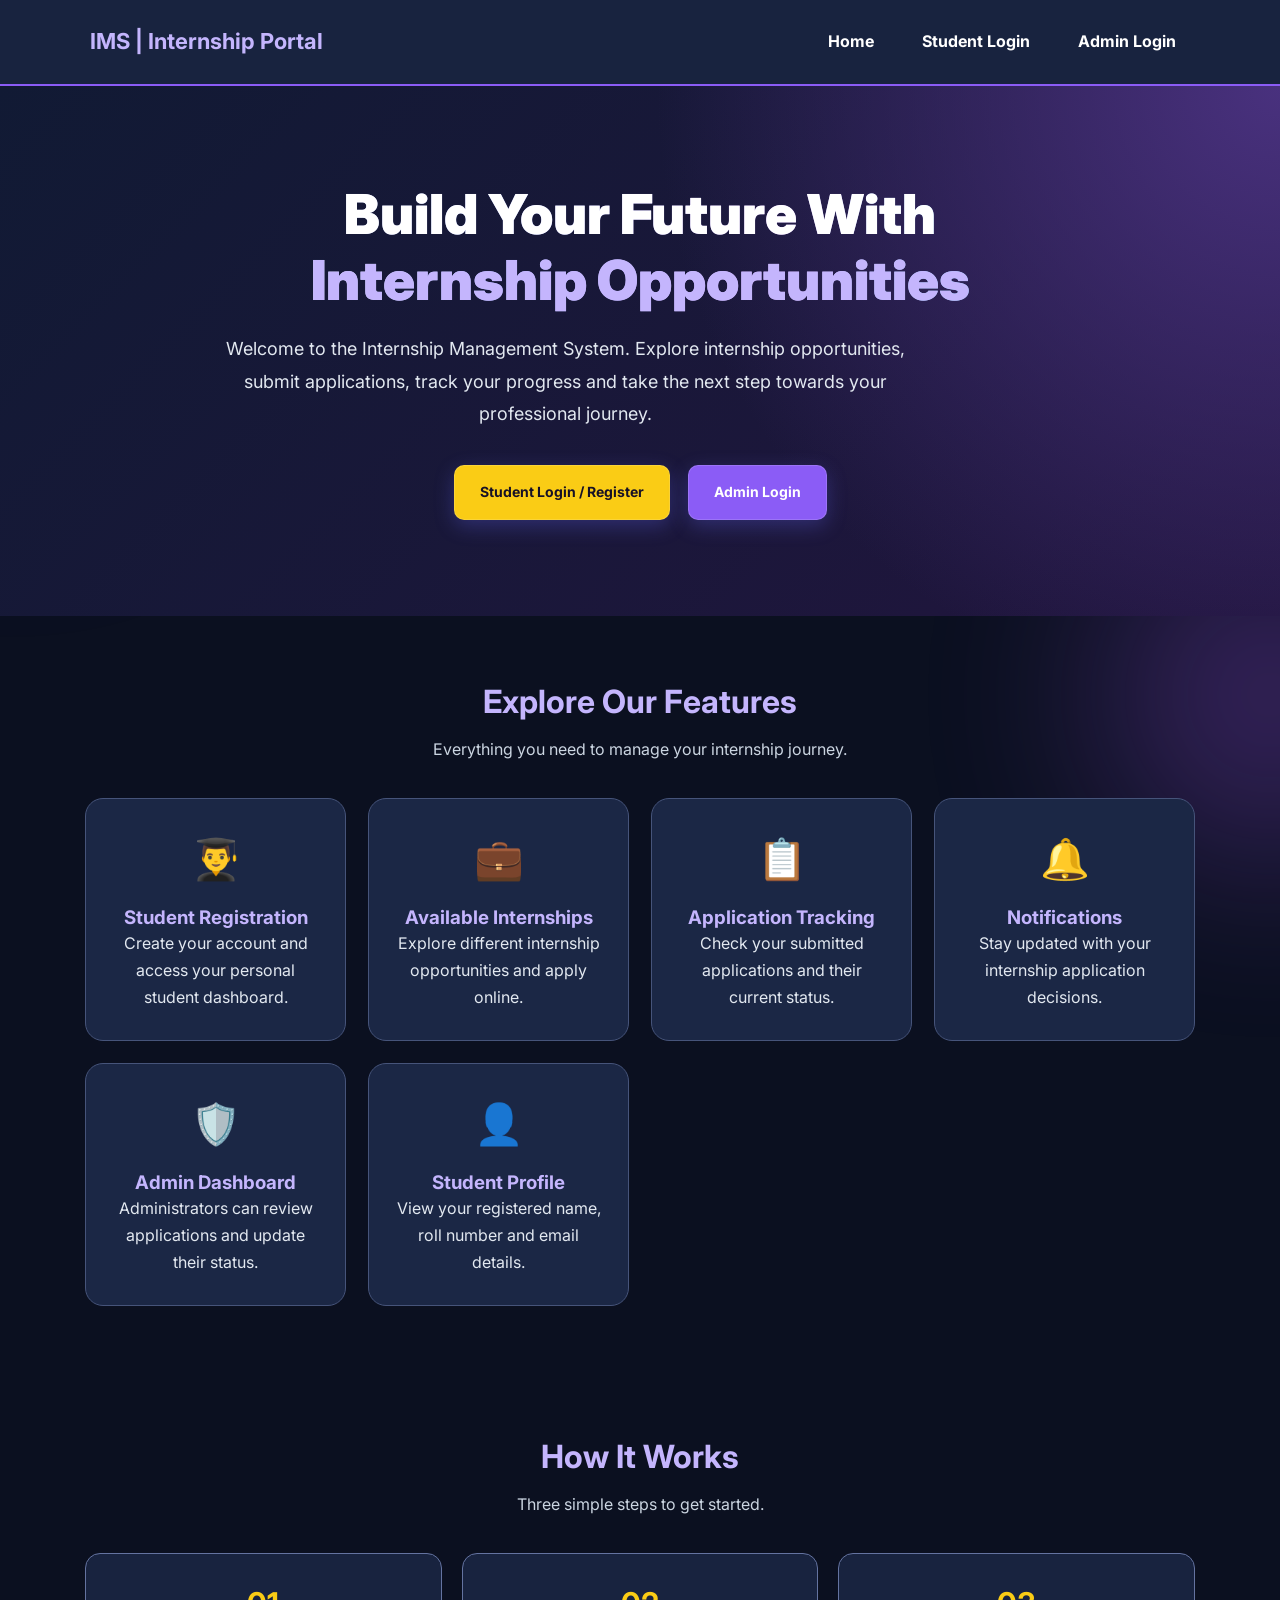
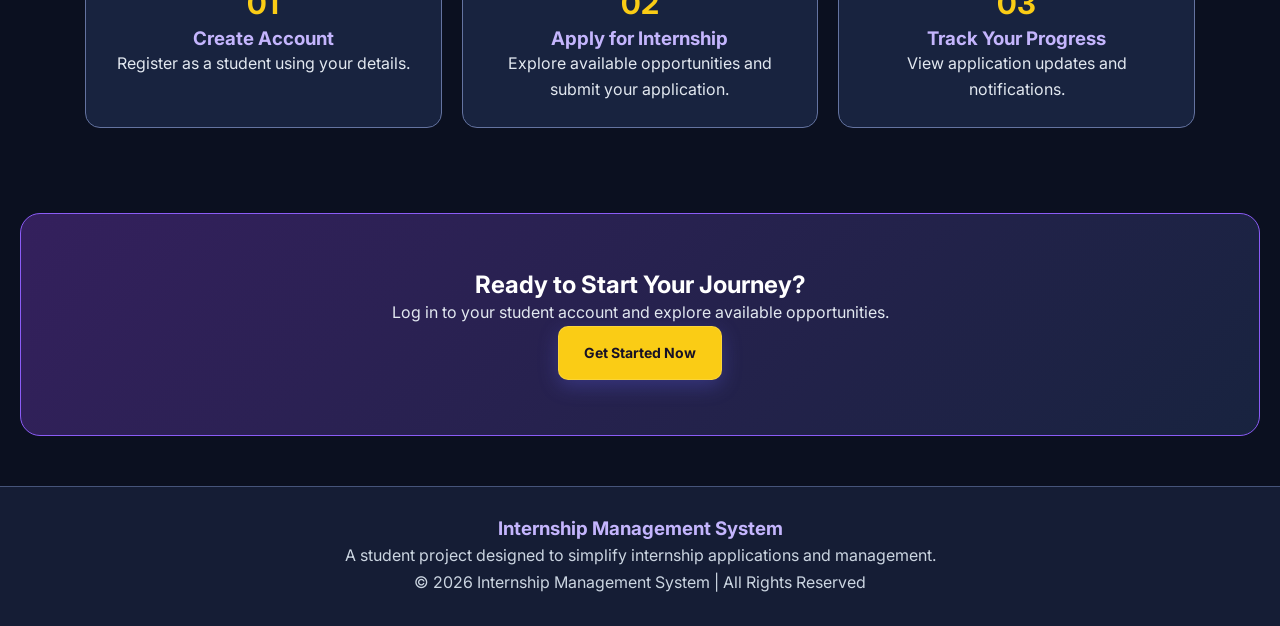
<file: 2project. htm/index.html>
<!DOCTYPE html>
<html lang="en">
<head>
    <meta charset="UTF-8">
    <meta name="viewport" content="width=device-width, initial-scale=1.0">
    <title>Internship Management System</title>
    <link rel="stylesheet" href="style.css">

    <style>
        * {
            box-sizing: border-box;
        }

        body {
            margin: 0;
            background: #0b1020;
            color: #ffffff;
            font-family: Arial, sans-serif;
        }

        .navbar {
            background: #18233f;
            padding: 20px 7%;
            display: flex;
            justify-content: space-between;
            align-items: center;
            flex-wrap: wrap;
            gap: 15px;
            border-bottom: 2px solid #8b5cf6;
        }

        .logo {
            color: #c4b5fd;
            font-size: 22px;
            font-weight: bold;
        }

        .nav-links {
            display: flex;
            gap: 20px;
            flex-wrap: wrap;
        }

        .nav-links a {
            color: #ffffff;
            text-decoration: none;
            font-weight: bold;
        }

        .nav-links a:hover {
            color: #facc15;
        }

        .hero {
            min-height: 530px;
            padding: 90px 20px;
            display: flex;
            justify-content: center;
            align-items: center;
            text-align: center;
            background:
                radial-gradient(circle at top right, #49317e, transparent 45%),
                linear-gradient(135deg, #111a34, #21153e);
        }

        .hero-content {
            max-width: 850px;
        }

        .hero h1 {
            color: #ffffff !important;
            font-size: clamp(34px, 6vw, 55px);
            line-height: 1.2;
            margin-bottom: 20px;
        }

        .hero h1 span {
            color: #c4b5fd;
        }

        .hero p {
            color: #e2e8f0 !important;
            font-size: 18px;
            line-height: 1.8;
        }

        .hero-buttons {
            margin-top: 35px;
            display: flex;
            justify-content: center;
            gap: 18px;
            flex-wrap: wrap;
        }

        .btn {
            padding: 15px 25px;
            background: #8b5cf6;
            color: white !important;
            text-decoration: none;
            border-radius: 10px;
            font-weight: bold;
            transition: 0.3s;
        }

        .btn:hover {
            background: #6d28d9;
            transform: translateY(-3px);
        }

        .btn-gold {
            background: #facc15;
            color: #171126 !important;
        }

        .btn-gold:hover {
            background: #eab308;
        }

        .section {
            max-width: 1150px;
            margin: auto;
            padding: 65px 20px;
            text-align: center;
        }

        .section-title {
            font-size: 32px;
            color: #c4b5fd !important;
            margin-bottom: 15px;
        }

        .section-subtitle {
            color: #cbd5e1 !important;
            margin-bottom: 35px;
        }

        .feature-grid {
            display: grid;
            grid-template-columns: repeat(auto-fit, minmax(220px, 1fr));
            gap: 22px;
        }

        .feature-card {
            background: #1b2745;
            padding: 28px 22px;
            border: 1px solid #46547a;
            border-radius: 18px;
            transition: 0.3s;
        }

        .feature-card:hover {
            transform: translateY(-7px);
            border-color: #a78bfa;
            background: #252f50;
        }

        .feature-card .emoji {
            font-size: 40px;
            margin-bottom: 15px;
        }

        .feature-card h3 {
            color: #c4b5fd !important;
        }

        .feature-card p {
            color: #e2e8f0 !important;
            line-height: 1.7;
        }

        .steps {
            display: grid;
            grid-template-columns: repeat(auto-fit, minmax(200px, 1fr));
            gap: 20px;
        }

        .step-card {
            background: #18233f;
            padding: 25px;
            border-radius: 15px;
            border: 1px solid #6473a0;
        }

        .step-number {
            font-size: 30px;
            color: #facc15;
            font-weight: bold;
        }

        .step-card h3 {
            color: #c4b5fd !important;
        }

        .step-card p {
            color: #e2e8f0 !important;
        }

        .cta {
            margin: 20px;
            padding: 55px 20px;
            text-align: center;
            border-radius: 20px;
            background: linear-gradient(135deg, #34205d, #18233f);
            border: 1px solid #8b5cf6;
        }

        .cta h2 {
            color: #ffffff !important;
        }

        .cta p {
            color: #e2e8f0 !important;
        }

        footer {
            margin-top: 50px;
            padding: 30px 15px;
            background: #151d35;
            text-align: center;
            border-top: 1px solid #46547a;
        }

        footer p {
            color: #cbd5e1 !important;
            line-height: 1.7;
        }

        @media(max-width: 600px) {
            .navbar {
                justify-content: center;
                text-align: center;
            }

            .nav-links {
                justify-content: center;
            }

            .hero {
                padding: 65px 18px;
            }
        }
    </style>
</head>

<body>

    <!-- Navigation -->
    <nav class="navbar">
        <div class="logo">IMS | Internship Portal</div>

        <div class="nav-links">
            <a href="1project.html">Home</a>
            <a href="pages/student.html">Student Login</a>
            <a href="pages/admin-login.html">Admin Login</a>
        </div>
    </nav>

    <!-- Hero Section -->
    <section class="hero">
        <div class="hero-content">

            <h1>
                Build Your Future With
                <span>Internship Opportunities</span>
            </h1>

            <p>
                Welcome to the Internship Management System.
                Explore internship opportunities, submit applications,
                track your progress and take the next step towards
                your professional journey.
            </p>

            <div class="hero-buttons">
                <a href="pages/student.html" class="btn btn-gold">
                    Student Login / Register
                </a>

                <a href="pages/admin-login.html" class="btn">
                    Admin Login
                </a>
            </div>

        </div>
    </section>

    <!-- Features -->
    <section class="section">

        <h2 class="section-title">Explore Our Features</h2>

        <p class="section-subtitle">
            Everything you need to manage your internship journey.
        </p>

        <div class="feature-grid">

            <div class="feature-card">
                <div class="emoji">👨‍🎓</div>
                <h3>Student Registration</h3>
                <p>Create your account and access your personal student dashboard.</p>
            </div>

            <div class="feature-card">
                <div class="emoji">💼</div>
                <h3>Available Internships</h3>
                <p>Explore different internship opportunities and apply online.</p>
            </div>

            <div class="feature-card">
                <div class="emoji">📋</div>
                <h3>Application Tracking</h3>
                <p>Check your submitted applications and their current status.</p>
            </div>

            <div class="feature-card">
                <div class="emoji">🔔</div>
                <h3>Notifications</h3>
                <p>Stay updated with your internship application decisions.</p>
            </div>

            <div class="feature-card">
                <div class="emoji">🛡️</div>
                <h3>Admin Dashboard</h3>
                <p>Administrators can review applications and update their status.</p>
            </div>

            <div class="feature-card">
                <div class="emoji">👤</div>
                <h3>Student Profile</h3>
                <p>View your registered name, roll number and email details.</p>
            </div>

        </div>

    </section>

    <!-- How It Works -->
    <section class="section">

        <h2 class="section-title">How It Works</h2>

        <p class="section-subtitle">
            Three simple steps to get started.
        </p>

        <div class="steps">

            <div class="step-card">
                <div class="step-number">01</div>
                <h3>Create Account</h3>
                <p>Register as a student using your details.</p>
            </div>

            <div class="step-card">
                <div class="step-number">02</div>
                <h3>Apply for Internship</h3>
                <p>Explore available opportunities and submit your application.</p>
            </div>

            <div class="step-card">
                <div class="step-number">03</div>
                <h3>Track Your Progress</h3>
                <p>View application updates and notifications.</p>
            </div>

        </div>

    </section>

    <!-- Call to Action -->
    <section class="cta">

        <h2>Ready to Start Your Journey?</h2>

        <p>
            Log in to your student account and explore available opportunities.
        </p>

        <a href="pages/student.html" class="btn btn-gold">
            Get Started Now
        </a>

    </section>

    <!-- Footer -->
    <footer>
        <h3 style="color:#c4b5fd;">Internship Management System</h3>

        <p>
            A student project designed to simplify internship applications
            and management.
        </p>

        <p>© 2026 Internship Management System | All Rights Reserved</p>
    </footer>

</body>
</html>
</file>
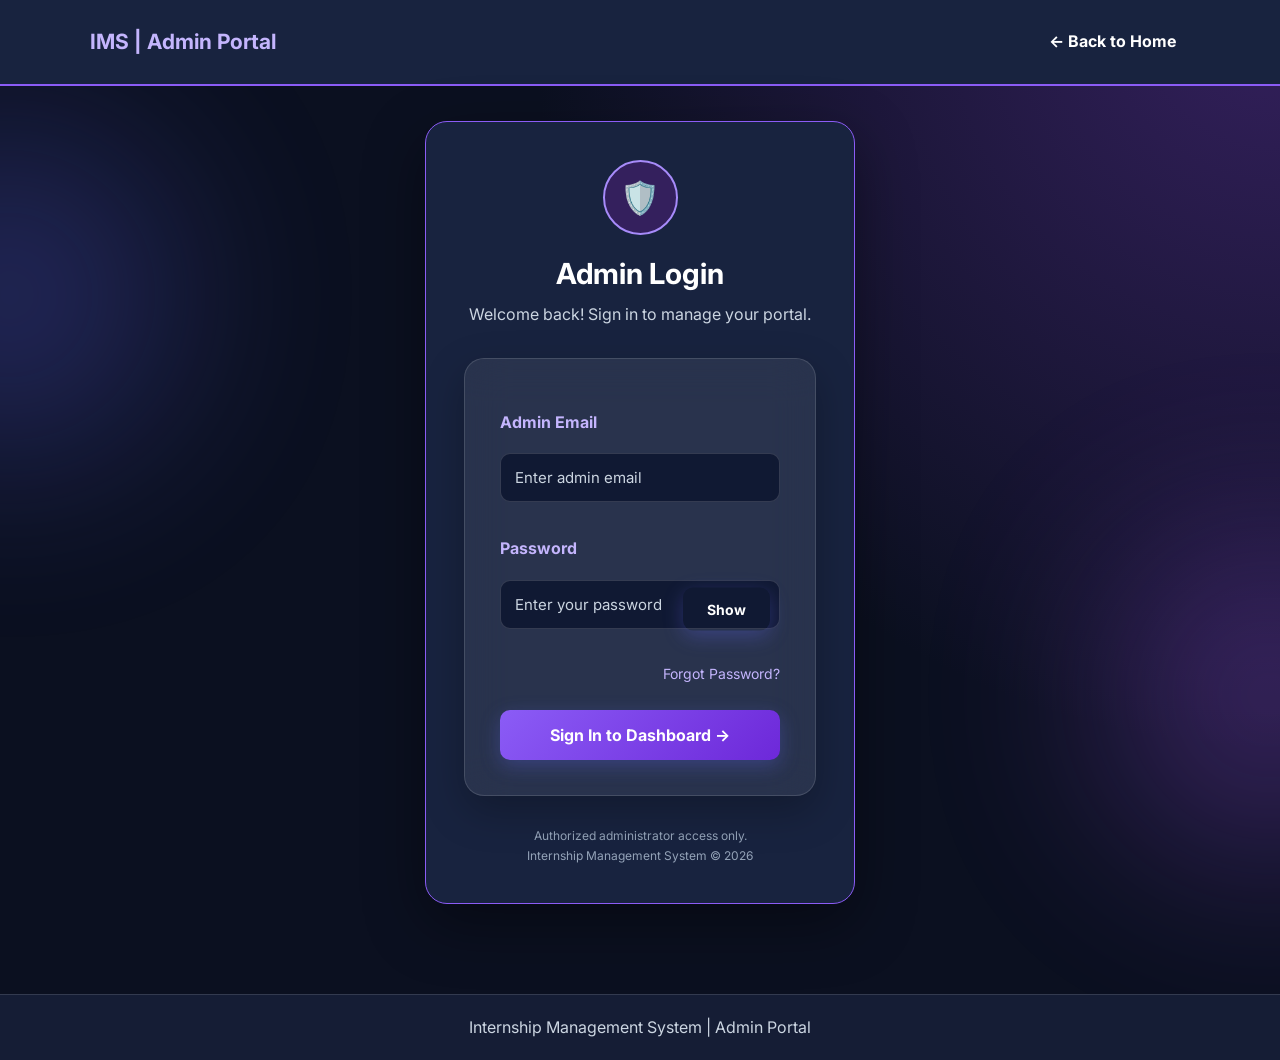
<file: 2project. htm/pages/admin-login.html>
<!DOCTYPE html>
<html lang="en">
<head>
    <meta charset="UTF-8">
    <meta name="viewport" content="width=device-width, initial-scale=1.0">

    <title>Admin Login | Internship Portal</title>

    <link rel="stylesheet" href="../style.css">

    <style>
        * {
            box-sizing: border-box;
        }

        body {
            margin: 0;
            min-height: 100vh;
            background:
                radial-gradient(circle at top right, #34205d, transparent 45%),
                #0b1020;
            color: white;
            font-family: Arial, sans-serif;
            display: flex;
            flex-direction: column;
        }

        .navbar {
            background: #18233f;
            padding: 20px 7%;
            display: flex;
            justify-content: space-between;
            align-items: center;
            border-bottom: 2px solid #8b5cf6;
        }

        .logo {
            color: #c4b5fd;
            font-size: 21px;
            font-weight: bold;
        }

        .navbar a {
            color: white;
            text-decoration: none;
            font-weight: bold;
        }

        .navbar a:hover {
            color: #facc15;
        }

        .main-container {
            flex: 1;
            display: flex;
            justify-content: center;
            align-items: center;
            padding: 35px 15px;
        }

        .login-card {
            width: 100%;
            max-width: 430px;
            padding: 38px;
            border-radius: 22px;
            background: #18233f;
            border: 1px solid #8b5cf6;
            box-shadow: 0 20px 60px rgba(0,0,0,0.4);
        }

        .admin-icon {
            width: 75px;
            height: 75px;
            margin: 0 auto 20px;
            border-radius: 50%;
            background: #34205d;
            border: 2px solid #a78bfa;
            display: flex;
            justify-content: center;
            align-items: center;
            font-size: 32px;
        }

        h1 {
            text-align: center;
            color: white !important;
            font-size: 29px;
            margin-bottom: 10px;
        }

        .subtitle {
            text-align: center;
            color: #cbd5e1 !important;
            margin-bottom: 30px;
        }

        label {
            display: block;
            color: #c4b5fd;
            font-weight: bold;
            margin: 16px 0 8px;
        }

        input {
            width: 100%;
            padding: 14px;
            background: #263453;
            border: 1px solid #6473a0;
            border-radius: 10px;
            color: white;
            font-size: 15px;
            outline: none;
        }

        input::placeholder {
            color: #cbd5e1;
        }

        input:focus {
            border-color: #a78bfa;
            box-shadow: 0 0 0 3px rgba(139,92,246,0.2);
        }

        .password-wrapper {
            position: relative;
        }

        .password-wrapper input {
            padding-right: 75px;
        }

        .show-password {
            position: absolute;
            right: 10px;
            top: 50%;
            transform: translateY(-50%);
            background: transparent;
            color: #c4b5fd;
            border: none;
            cursor: pointer;
            font-weight: bold;
        }

        .login-btn {
            width: 100%;
            margin-top: 25px;
            padding: 15px;
            border: none;
            border-radius: 10px;
            background: linear-gradient(135deg, #8b5cf6, #6d28d9);
            color: white;
            font-size: 16px;
            font-weight: bold;
            cursor: pointer;
        }

        .login-btn:hover {
            background: #6d28d9;
        }

        .error {
            display: none;
            margin-top: 15px;
            padding: 12px;
            border-radius: 8px;
            background: #7f1d1d;
            color: #fecaca;
            text-align: center;
        }

        .forgot {
            display: block;
            text-align: right;
            margin-top: 16px;
            color: #c4b5fd;
            text-decoration: none;
            font-size: 14px;
        }

        .forgot:hover {
            color: #facc15;
        }

        .security-note {
            text-align: center;
            color: #94a3b8 !important;
            font-size: 12px;
            margin-top: 25px;
            line-height: 1.6;
        }

        footer {
            text-align: center;
            padding: 20px;
            background: #151d35;
            color: #cbd5e1;
        }

        @media(max-width: 480px) {
            .login-card {
                padding: 25px;
            }

            .navbar {
                flex-direction: column;
                gap: 12px;
            }
        }
    </style>
</head>

<body>

    <nav class="navbar">
        <div class="logo">IMS | Admin Portal</div>
        <a href="../1project.html">← Back to Home</a>
    </nav>

    <main class="main-container">

        <div class="login-card">

            <div class="admin-icon">🛡️</div>

            <h1>Admin Login</h1>

            <p class="subtitle">
                Welcome back! Sign in to manage your portal.
            </p>

            <form id="adminLoginForm">

                <label for="adminEmail">Admin Email</label>

                <input
                    type="email"
                    id="adminEmail"
                    placeholder="Enter admin email"
                    autocomplete="username"
                    required
                >

                <label for="adminPassword">Password</label>

                <div class="password-wrapper">

                    <input
                        type="password"
                        id="adminPassword"
                        placeholder="Enter your password"
                        autocomplete="current-password"
                        required
                    >

                    <button
                        type="button"
                        class="show-password"
                        onclick="togglePassword()"
                    >
                        Show
                    </button>

                </div>

                <a href="#" class="forgot" onclick="forgotPassword(event)">
                    Forgot Password?
                </a>

                <button type="submit" class="login-btn">
                    Sign In to Dashboard →
                </button>

                <div class="error" id="errorMessage">
                    Invalid email or password. Please try again.
                </div>

            </form>

            <p class="security-note">
                Authorized administrator access only.<br>
                Internship Management System © 2026
            </p>

        </div>

    </main>

    <footer>
        Internship Management System | Admin Portal
    </footer>

    <script>

        // Already logged-in admin
        if (sessionStorage.getItem("adminLoggedIn") === "true") {
            window.location.replace("admin.html");
        }

        // Demo login credentials
        const ADMIN_EMAIL = "admin@internship.com";
        const ADMIN_PASSWORD = "Admin@123";

        // Login function
        document.getElementById("adminLoginForm")
            .addEventListener("submit", function(event) {

                event.preventDefault();

                const email = document.getElementById("adminEmail")
                    .value.trim();

                const password = document.getElementById("adminPassword")
                    .value;

                const error = document.getElementById("errorMessage");

                if (email === ADMIN_EMAIL &&
                    password === ADMIN_PASSWORD) {

                    sessionStorage.setItem("adminLoggedIn", "true");

                    error.style.display = "none";

                    window.location.href = "admin.html";

                } else {

                    error.style.display = "block";

                }

            });

        // Show and hide password
        function togglePassword() {

            const password = document.getElementById("adminPassword");
            const button = document.querySelector(".show-password");

            if (password.type === "password") {
                password.type = "text";
                button.textContent = "Hide";
            } else {
                password.type = "password";
                button.textContent = "Show";
            }

        }

        // Forgot password
        function forgotPassword(event) {

            event.preventDefault();

            alert(
                "Please contact the project administrator to reset the demo admin password."
            );

        }

    </script>

</body>
</html>
</file>
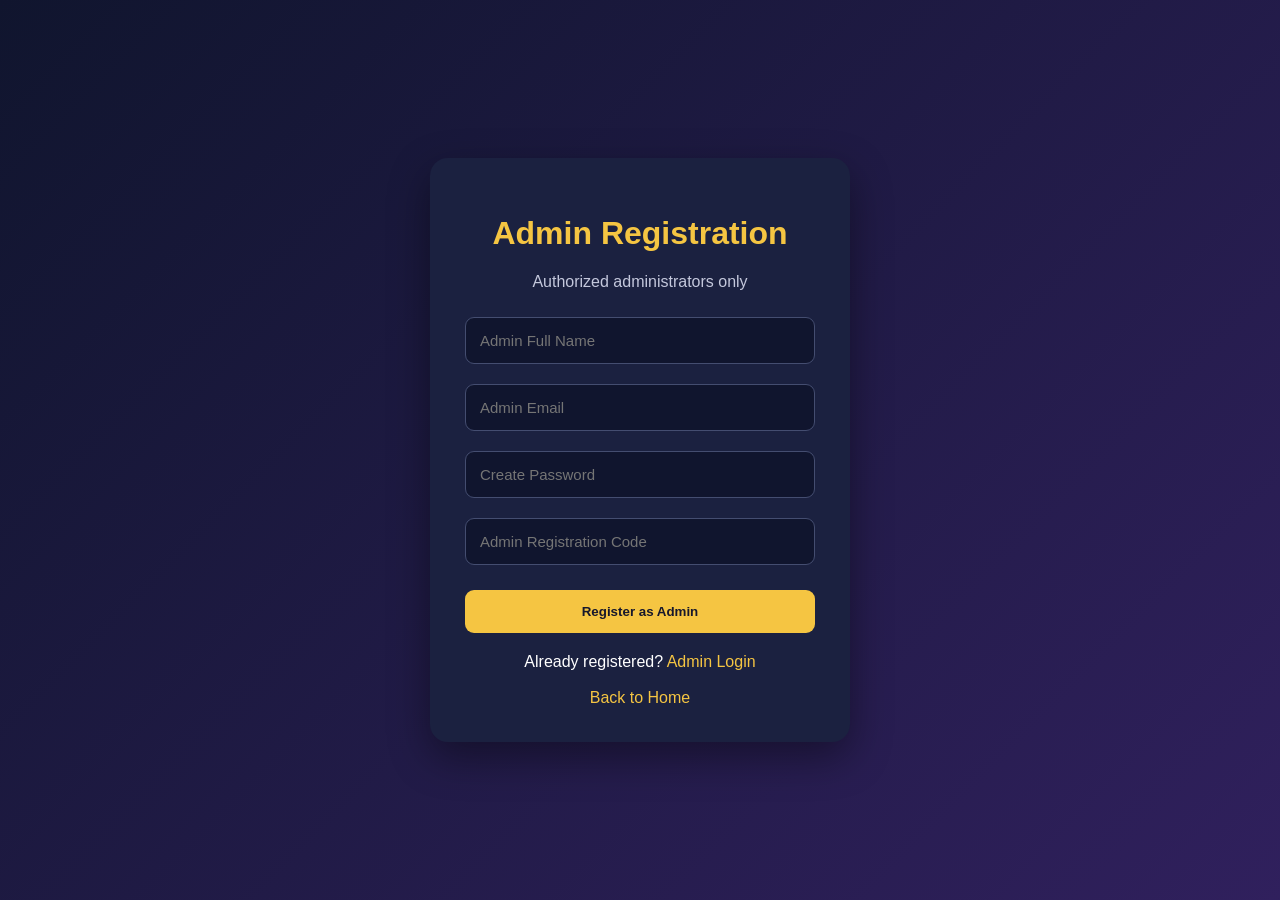
<file: 2project. htm/pages/admin-register.html>
<!DOCTYPE html>
<html lang="en">
<head>
<meta charset="UTF-8">
<meta name="viewport" content="width=device-width, initial-scale=1.0">
<title>Admin Registration</title>
<style>
*{box-sizing:border-box}
body{
    margin:0;min-height:100vh;display:flex;justify-content:center;
    align-items:center;font-family:Arial,sans-serif;
    background:linear-gradient(135deg,#10152e,#30205d);
    color:white;padding:20px
}
.card{
    width:100%;max-width:420px;background:#1b2140;
    padding:35px;border-radius:18px;
    box-shadow:0 15px 40px #0006
}
h1{text-align:center;color:#f5c542}
p{text-align:center;color:#c4c8dc}
input{
    width:100%;padding:14px;margin:10px 0;
    border:1px solid #444d70;border-radius:9px;
    background:#10152e;color:white;font-size:15px
}
button{
    width:100%;padding:14px;margin-top:15px;
    background:#f5c542;color:#17182c;border:0;
    border-radius:9px;font-weight:bold;cursor:pointer
}
a{color:#f5c542;text-decoration:none}
.links{text-align:center;margin-top:20px}
#message{text-align:center;margin-top:12px}
</style>
</head>
<body>
<div class="card">
    <h1>Admin Registration</h1>
    <p>Authorized administrators only</p>

    <form id="registerForm">
        <input id="name" placeholder="Admin Full Name" required>
        <input id="email" type="email" placeholder="Admin Email" required>
        <input id="password" type="password" placeholder="Create Password" required minlength="6">
        <input id="adminCode" type="password" placeholder="Admin Registration Code" required>
        <button type="submit">Register as Admin</button>
    </form>

    <div id="message"></div>

    <div class="links">
        Already registered? <a href="admin-login.html">Admin Login</a>
        <br><br>
        <a href="../1project.html">Back to Home</a>
    </div>
</div>

<script>
const ADMIN_REGISTRATION_CODE = "ADMIN2026";

document.getElementById("registerForm").addEventListener("submit",function(e){
    e.preventDefault();

    const name = document.getElementById("name").value.trim();
    const email = document.getElementById("email").value.trim().toLowerCase();
    const password = document.getElementById("password").value;
    const code = document.getElementById("adminCode").value;

    const message = document.getElementById("message");

    if(code !== ADMIN_REGISTRATION_CODE){
        message.style.color = "#ff7777";
        message.textContent = "Invalid admin registration code!";
        return;
    }

    let admins = JSON.parse(localStorage.getItem("adminAccounts")) || [];

    if(admins.some(admin => admin.email === email)){
        message.style.color = "#ff7777";
        message.textContent = "This admin email is already registered!";
        return;
    }

    admins.push({name,email,password});
    localStorage.setItem("adminAccounts",JSON.stringify(admins));

    message.style.color = "#7dffad";
    message.textContent = "Registration successful! You can now log in.";

    this.reset();
});
</script>
</body>
</html>
</file>
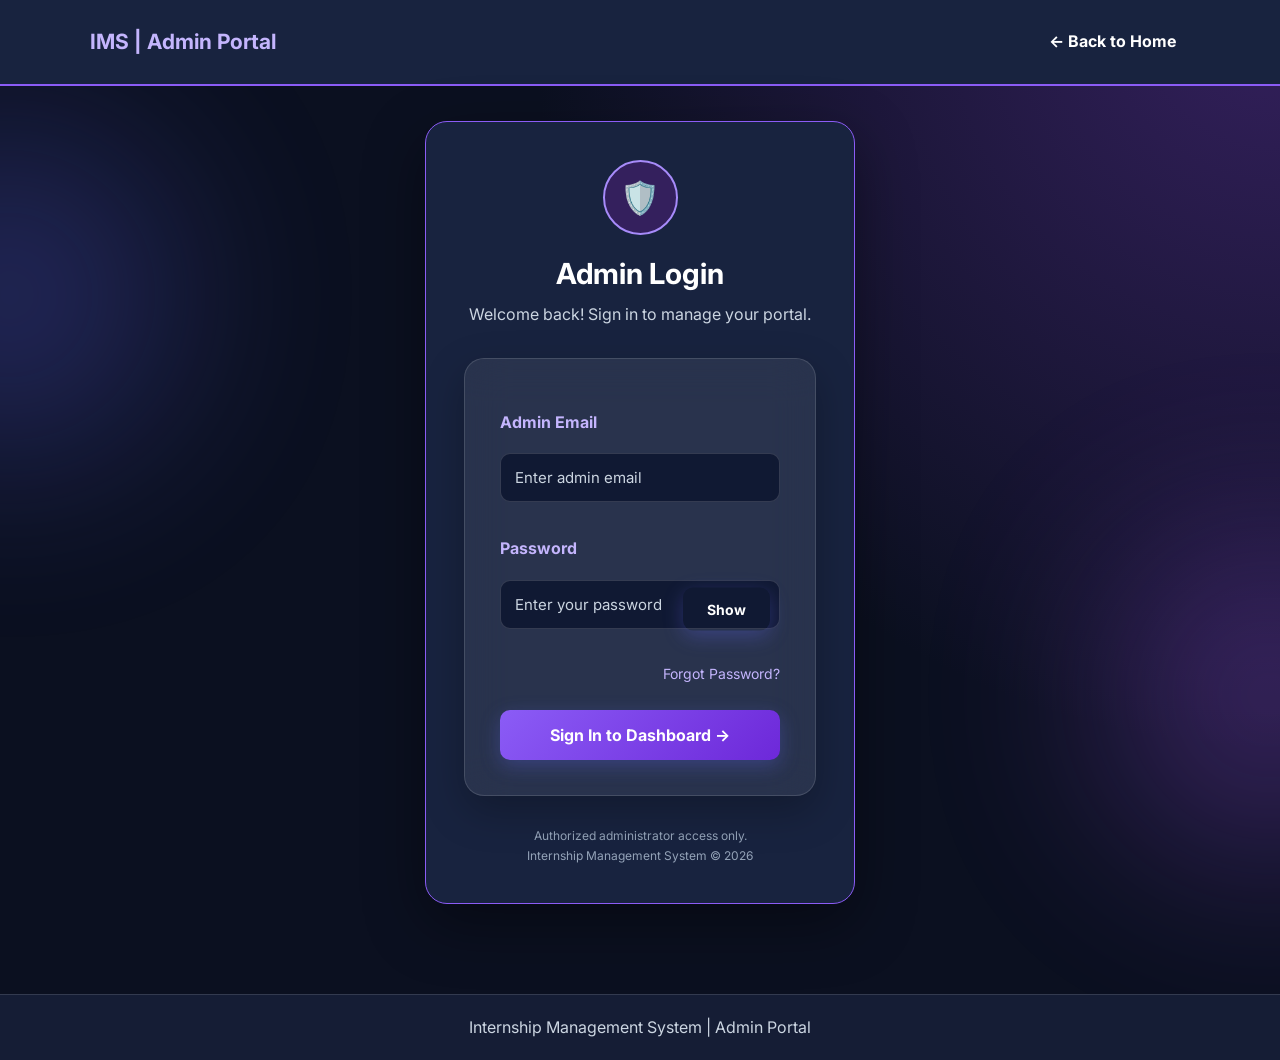
<file: 2project. htm/pages/admin.html>
<!DOCTYPE html>
<html lang="en">
<head>
    <meta charset="UTF-8">
    <meta name="viewport" content="width=device-width, initial-scale=1.0">
    <title>Admin Dashboard</title>
    <link rel="stylesheet" href="../style.css">

    <script>
        if (sessionStorage.getItem("adminLoggedIn") !== "true") {
            window.location.replace("admin-login.html");
        }
    </script>

    <style>
        body {
            background: #0b1020;
            color: white;
            font-family: Arial, sans-serif;
            margin: 0;
        }

        header {
            background: #18233f;
            padding: 25px;
            text-align: center;
            border-bottom: 2px solid #8b5cf6;
        }

        h1, h2, h3 { color: white !important; }
        p { color: #e2e8f0 !important; }

        .container {
            max-width: 1150px;
            margin: 30px auto;
            padding: 20px;
        }

        .panel {
            background: #1b2745;
            border: 1px solid #46547a;
            padding: 25px;
            border-radius: 18px;
            margin-bottom: 30px;
        }

        .panel h2 {
            color: #c4b5fd !important;
            margin-top: 0;
        }

        input, textarea, select {
            width: 100%;
            box-sizing: border-box;
            padding: 13px;
            margin: 9px 0 17px;
            border: 1px solid #6473a0;
            border-radius: 9px;
            background: #263453;
            color: white;
            font-size: 15px;
        }

        input::placeholder, textarea::placeholder {
            color: #cbd5e1;
        }

        label {
            color: #c4b5fd;
            font-weight: bold;
        }

        button {
            padding: 11px 17px;
            border: none;
            border-radius: 8px;
            background: #8b5cf6;
            color: white;
            font-weight: bold;
            cursor: pointer;
            margin: 4px;
        }

        button:hover { background: #6d28d9; }

        .delete-btn { background: #dc2626; }
        .delete-btn:hover { background: #991b1b; }

        .approve-btn { background: #16a34a; }
        .reject-btn { background: #dc2626; }

        .job-card {
            background: #263453;
            border: 1px solid #6473a0;
            padding: 20px;
            border-radius: 14px;
            margin: 15px 0;
        }

        .job-card h3 { color: #c4b5fd !important; }

        .status {
            display: inline-block;
            padding: 7px 12px;
            border-radius: 20px;
            font-weight: bold;
            background: #fef3c7;
            color: #92400e;
        }

        .status.closed {
            background: #fee2e2;
            color: #991b1b;
        }

        .table-wrapper { overflow-x: auto; }

        table {
            width: 100%;
            border-collapse: collapse;
            min-width: 650px;
        }

        th, td {
            border: 1px solid #46547a;
            padding: 13px;
            text-align: left;
            color: white;
        }

        th {
            background: #34205d;
            color: #ffffff;
        }

        td { background: #1b2745; }

        .logout {
            background: #dc2626;
        }

        @media(max-width: 600px) {
            .container { padding: 12px; }
            .panel { padding: 17px; }
        }
    </style>
</head>

<body>

<header>
    <h1>Admin Dashboard</h1>
    <p>Manage internships and student applications</p>
    <button class="logout" onclick="logoutAdmin()">Logout</button>
</header>

<div class="container">

    <!-- ADD INTERNSHIP -->
    <section class="panel">
        <h2>➕ Add New Internship</h2>
        <p>Enter the internship details to publish it for students.</p>

        <form id="internshipForm">

            <label>Job / Internship Title</label>
            <input type="text" id="jobTitle"
                   placeholder="Example: Web Developer Intern" required>

            <label>Job Description</label>
            <textarea id="jobDescription"
                      placeholder="Describe the internship..."
                      rows="4" required></textarea>

            <label>Salary / Stipend</label>
            <input type="text" id="jobSalary"
                   placeholder="Example: ₹10,000 per month" required>

            <label>Duration</label>
            <input type="text" id="jobDuration"
                   placeholder="Example: 3 Months" required>

            <label>Available Seats</label>
            <input type="number" id="jobSeats"
                   min="1" placeholder="Example: 5" required>

            <label>Work Mode</label>
            <select id="jobMode" required>
                <option value="">Select Work Mode</option>
                <option value="Online">Online</option>
                <option value="Offline">Offline</option>
                <option value="Hybrid">Hybrid</option>
            </select>

            <label>Availability</label>
            <select id="jobAvailability" required>
                <option value="Available">Available</option>
                <option value="Closed">Closed</option>
            </select>

            <button type="submit">Publish Internship</button>

        </form>
    </section>

    <!-- MANAGE INTERNSHIPS -->
    <section class="panel">
        <h2>📌 Manage Internships</h2>
        <div id="internshipList"></div>
    </section>

    <!-- APPLICATIONS -->
    <section class="panel">
        <h2>📋 Student Applications</h2>

        <div class="table-wrapper">
            <table>
                <thead>
                    <tr>
                        <th>Student Name</th>
                        <th>Email</th>
                        <th>Internship</th>
                        <th>Status</th>
                        <th>Action</th>
                    </tr>
                </thead>
                <tbody id="applicationTable"></tbody>
            </table>
        </div>
    </section>

</div>

<script>
    // LOGOUT
    function logoutAdmin() {
        sessionStorage.removeItem("adminLoggedIn");
        window.location.href = "admin-login.html";
    }

    // ADD NEW INTERNSHIP
    document.getElementById("internshipForm").addEventListener("submit", function(event) {
        event.preventDefault();

        let internships = JSON.parse(localStorage.getItem("internships")) || [];

        const job = {
            id: Date.now(),
            title: document.getElementById("jobTitle").value.trim(),
            description: document.getElementById("jobDescription").value.trim(),
            salary: document.getElementById("jobSalary").value.trim(),
            duration: document.getElementById("jobDuration").value.trim(),
            seats: Number(document.getElementById("jobSeats").value),
            mode: document.getElementById("jobMode").value,
            availability: document.getElementById("jobAvailability").value
        };

        if (!job.title || !job.description || !job.salary ||
            !job.duration || job.seats < 1 || !job.mode) {
            alert("Please fill all details correctly.");
            return;
        }

        internships.push(job);
        localStorage.setItem("internships", JSON.stringify(internships));

        alert("Internship published successfully!");

        document.getElementById("internshipForm").reset();

        showInternships();
    });

    // DISPLAY INTERNSHIPS
    function showInternships() {
        const internships = JSON.parse(localStorage.getItem("internships")) || [];
        const list = document.getElementById("internshipList");

        list.innerHTML = "";

        if (internships.length === 0) {
            list.textContent = "No internships added yet.";
            return;
        }

        internships.forEach(job => {
            const card = document.createElement("div");
            card.className = "job-card";

            const title = document.createElement("h3");
            title.textContent = job.title;

            const description = document.createElement("p");
            description.textContent = job.description;

            const salary = document.createElement("p");
            salary.textContent = "Salary: " + job.salary;

            const duration = document.createElement("p");
            duration.textContent = "Duration: " + job.duration;

            const seats = document.createElement("p");
            seats.textContent = "Available Seats: " + job.seats;

            const mode = document.createElement("p");
            mode.textContent = "Work Mode: " + job.mode;

            const status = document.createElement("span");
            status.className = "status" +
                (job.availability === "Closed" ? " closed" : "");
            status.textContent = job.availability;

            const toggle = document.createElement("button");
            toggle.textContent = job.availability === "Available"
                ? "Close Internship" : "Reopen Internship";

            toggle.onclick = function() {
                changeAvailability(job.id);
            };

            const remove = document.createElement("button");
            remove.className = "delete-btn";
            remove.textContent = "Delete Internship";

            remove.onclick = function() {
                deleteInternship(job.id);
            };

            card.append(title, description, salary, duration,
                        seats, mode, status, toggle, remove);

            list.appendChild(card);
        });
    }

    // CHANGE AVAILABILITY
    function changeAvailability(id) {
        let internships = JSON.parse(localStorage.getItem("internships")) || [];

        internships = internships.map(job => {
            if (job.id === id) {
                job.availability =
                    job.availability === "Available" ? "Closed" : "Available";
            }
            return job;
        });

        localStorage.setItem("internships", JSON.stringify(internships));
        showInternships();
    }

    // DELETE INTERNSHIP
    function deleteInternship(id) {
        if (!confirm("Are you sure you want to delete this internship?")) {
            return;
        }

        let internships = JSON.parse(localStorage.getItem("internships")) || [];

        internships = internships.filter(job => job.id !== id);

        localStorage.setItem("internships", JSON.stringify(internships));
        showInternships();
    }

    // DISPLAY STUDENT APPLICATIONS
    function showApplications() {
        const applications = JSON.parse(localStorage.getItem("applications")) || [];
        const table = document.getElementById("applicationTable");

        table.innerHTML = "";

        if (applications.length === 0) {
            const row = document.createElement("tr");
            const cell = document.createElement("td");
            cell.colSpan = 5;
            cell.textContent = "No student applications yet.";
            row.appendChild(cell);
            table.appendChild(row);
            return;
        }

        applications.forEach((app, index) => {
            const row = document.createElement("tr");

            [app.name, app.email, app.internship, app.status || "Pending"]
                .forEach(value => {
                    const cell = document.createElement("td");
                    cell.textContent = value || "";
                    row.appendChild(cell);
                });

            const actionCell = document.createElement("td");

            const approve = document.createElement("button");
            approve.className = "approve-btn";
            approve.textContent = "Approve";
            approve.onclick = () => updateStatus(index, "Approved");

            const reject = document.createElement("button");
            reject.className = "reject-btn";
            reject.textContent = "Reject";
            reject.onclick = () => updateStatus(index, "Rejected");

            actionCell.append(approve, reject);
            row.appendChild(actionCell);

            table.appendChild(row);
        });
    }

    // UPDATE APPLICATION STATUS
    function updateStatus(index, status) {
        let applications = JSON.parse(localStorage.getItem("applications")) || [];

        if (!applications[index]) return;

        applications[index].status = status;

        localStorage.setItem("applications", JSON.stringify(applications));

        showApplications();
        alert("Application status updated to " + status);
    }

    showInternships();
    showApplications();
</script>

</body>
</html>
</file>
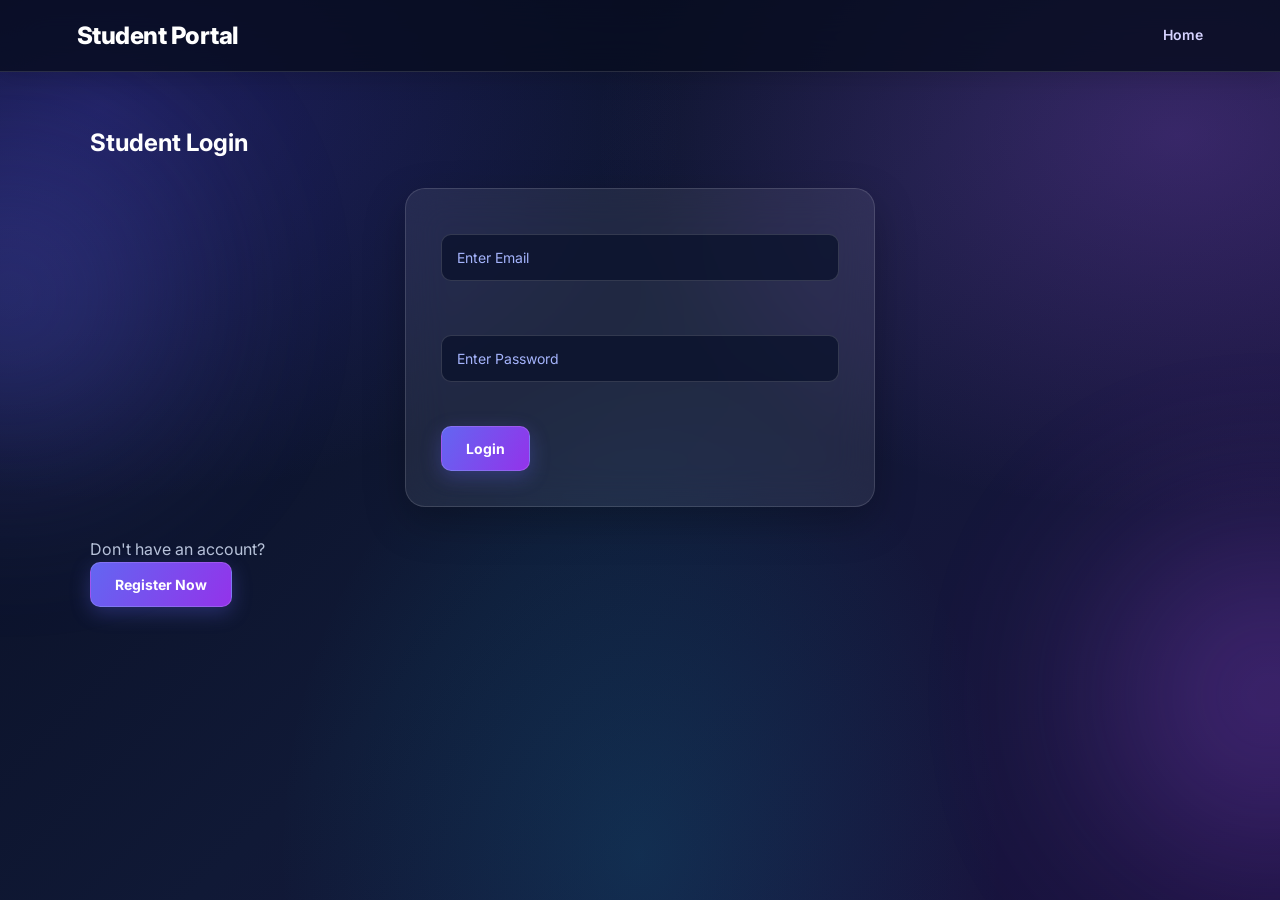
<file: 2project. htm/pages/applications.html>
<!DOCTYPE html>
<html lang="en">
<head>
    <meta charset="UTF-8">
    <meta name="viewport" content="width=device-width, initial-scale=1.0">
    <title>My Applications</title>
    <link rel="stylesheet" href="../style.css">

    <style>
        body { background:#0b1020; color:#fff; font-family:Arial,sans-serif; }
        header { text-align:center; padding:25px; background:#18233f; }
        h1,h2,h3 { color:#fff !important; }
        p { color:#e2e8f0 !important; }
        .container { max-width:1000px; margin:35px auto; padding:20px; }
        .application-card { background:#1b2745; padding:25px; margin-bottom:20px; border:1px solid #6473a0; border-radius:16px; }
        .application-card h3 { color:#c4b5fd !important; }
        .status { display:inline-block; padding:9px 16px; border-radius:20px; font-weight:bold; }
        .pending { background:#fef3c7; color:#92400e !important; }
        .approved { background:#dcfce7; color:#166534 !important; }
        .rejected { background:#fee2e2; color:#991b1b !important; }
        a { color:#c4b5fd; }
    </style>
</head>
<body>

<header>
    <h1>My Applications</h1>
    <p>Track your internship application progress</p>
</header>

<div class="container">
    <div id="applicationList"></div>
    <p><a href="student-dashboard.html">← Back to Dashboard</a></p>
</div>

<script>
const student = JSON.parse(localStorage.getItem("loggedInStudent"));

if (!student) {
    window.location.replace("student.html");
} else {
    const applications = JSON.parse(localStorage.getItem("applications")) || [];

    const myApplications = applications.filter(app =>
        app.email === student.email
    );

    const list = document.getElementById("applicationList");

    if (myApplications.length === 0) {
        list.innerHTML = "<h2>No Applications Yet</h2><p>You have not applied for any internship.</p>";
    } else {
        myApplications.forEach(app => {
            const card = document.createElement("div");
            card.className = "application-card";

            const heading = document.createElement("h3");
            heading.textContent = app.internship;

            const name = document.createElement("p");
            name.textContent = "Student: " + app.name;

            const email = document.createElement("p");
            email.textContent = "Email: " + app.email;

            const status = document.createElement("span");
            status.className = "status " + (
                app.status === "Approved" ? "approved" :
                app.status === "Rejected" ? "rejected" : "pending"
            );
            status.textContent = app.status || "Pending";

            card.append(heading, name, email, status);
            list.appendChild(card);
        });
    }
}
</script>

</body>
</html>
</file>
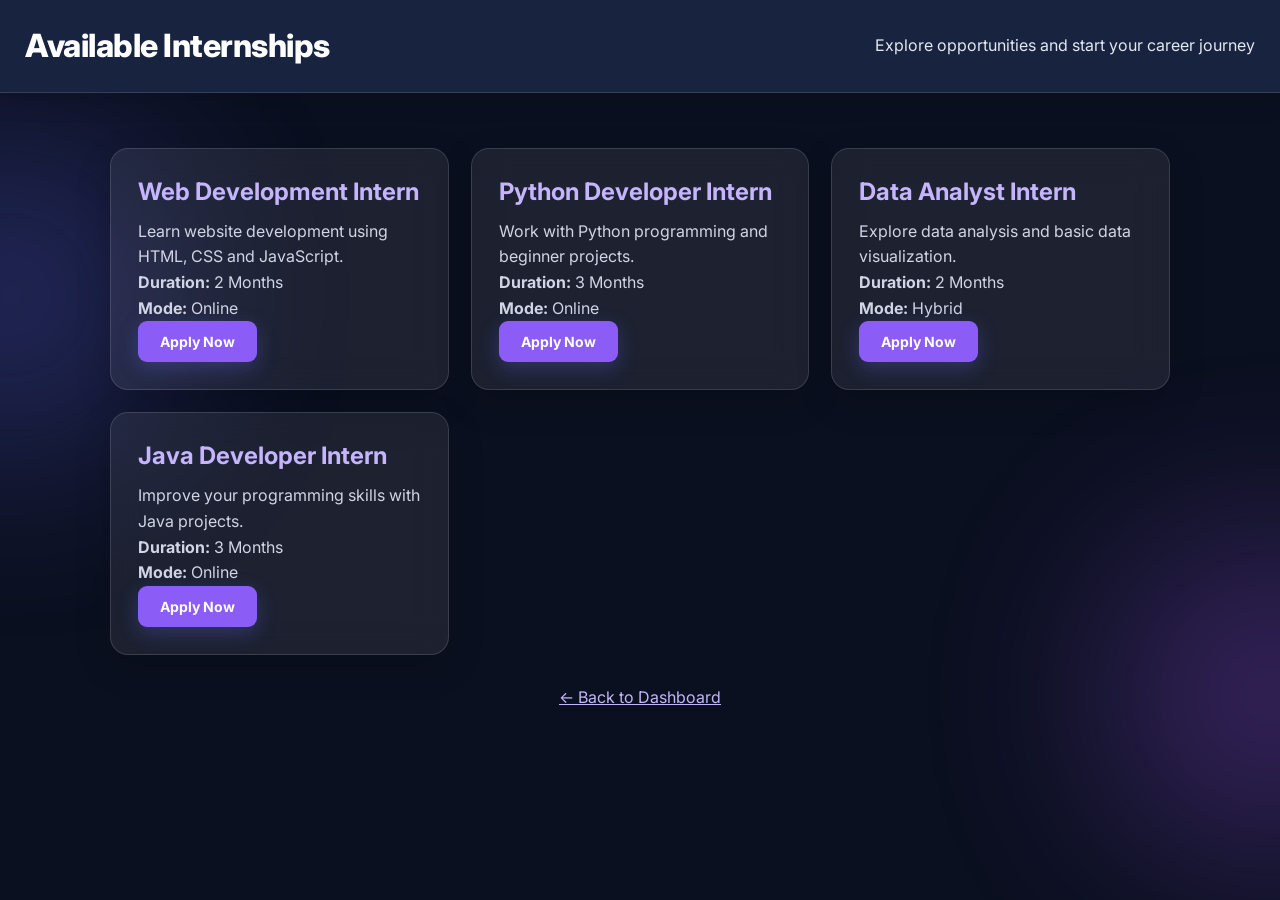
<file: 2project. htm/pages/internships.html>
<!DOCTYPE html>
<html lang="en">
<head>
    <meta charset="UTF-8">
    <meta name="viewport" content="width=device-width, initial-scale=1.0">
    <title>Available Internships</title>
    <link rel="stylesheet" href="../style.css">

    <style>
        body { background:#0b1020; color:#fff; font-family:Arial,sans-serif; }
        .header { text-align:center; padding:25px; background:#18233f; }
        h1,h2,h3 { color:#fff !important; }
        p { color:#e2e8f0 !important; }
        .container { max-width:1100px; margin:35px auto; padding:20px; }
        .internship-grid { display:grid; grid-template-columns:repeat(auto-fit,minmax(250px,1fr)); gap:22px; }
        .internship-card { background:#1b2745; padding:25px; border:1px solid #6473a0; border-radius:18px; }
        .internship-card h2 { color:#c4b5fd !important; }
        .internship-card button { background:#8b5cf6; color:white; border:0; padding:12px 22px; border-radius:9px; cursor:pointer; font-weight:bold; }
        .internship-card button:hover { background:#6d28d9; }
        a { color:#c4b5fd; }
    </style>
</head>
<body>

<header class="header">
    <h1>Available Internships</h1>
    <p>Explore opportunities and start your career journey</p>
</header>

<div class="container">
    <div class="internship-grid">

        <div class="internship-card">
            <h2>Web Development Intern</h2>
            <p>Learn website development using HTML, CSS and JavaScript.</p>
            <p><b>Duration:</b> 2 Months</p>
            <p><b>Mode:</b> Online</p>
            <button onclick="applyNow('Web Development Intern')">Apply Now</button>
        </div>

        <div class="internship-card">
            <h2>Python Developer Intern</h2>
            <p>Work with Python programming and beginner projects.</p>
            <p><b>Duration:</b> 3 Months</p>
            <p><b>Mode:</b> Online</p>
            <button onclick="applyNow('Python Developer Intern')">Apply Now</button>
        </div>

        <div class="internship-card">
            <h2>Data Analyst Intern</h2>
            <p>Explore data analysis and basic data visualization.</p>
            <p><b>Duration:</b> 2 Months</p>
            <p><b>Mode:</b> Hybrid</p>
            <button onclick="applyNow('Data Analyst Intern')">Apply Now</button>
        </div>

        <div class="internship-card">
            <h2>Java Developer Intern</h2>
            <p>Improve your programming skills with Java projects.</p>
            <p><b>Duration:</b> 3 Months</p>
            <p><b>Mode:</b> Online</p>
            <button onclick="applyNow('Java Developer Intern')">Apply Now</button>
        </div>

    </div>
    <p style="text-align:center;margin-top:30px;">
        <a href="student-dashboard.html">← Back to Dashboard</a>
    </p>
</div>

<script>
function applyNow(title) {
    const student = JSON.parse(localStorage.getItem("loggedInStudent"));

    if (!student) {
        alert("Please login first!");
        window.location.href = "student.html";
        return;
    }

    let applications = JSON.parse(localStorage.getItem("applications")) || [];

    const alreadyApplied = applications.some(app =>
        app.email === student.email && app.internship === title
    );

    if (alreadyApplied) {
        alert("You have already applied for this internship!");
        return;
    }

    applications.push({
        name: student.name,
        email: student.email,
        internship: title,
        status: "Pending"
    });

    localStorage.setItem("applications", JSON.stringify(applications));
    alert("Application submitted successfully!");
}
</script>

</body>
</html>
</file>
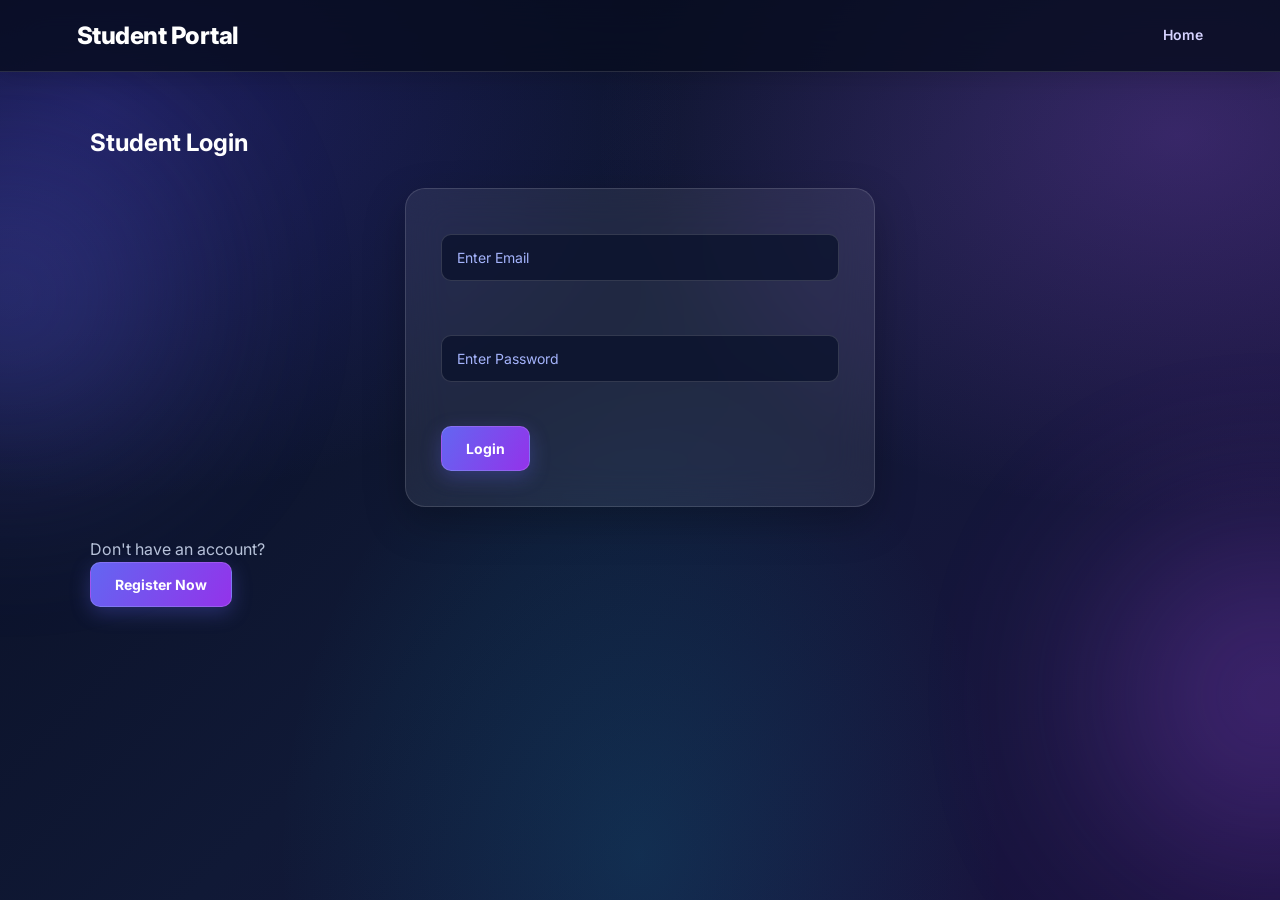
<file: 2project. htm/pages/notifications.html>
<!DOCTYPE html>
<html lang="en">
<head>
    <meta charset="UTF-8">
    <meta name="viewport" content="width=device-width, initial-scale=1.0">
    <title>Notifications</title>
    <link rel="stylesheet" href="../style.css">

    <style>
        body { background:#0b1020; color:#fff; font-family:Arial,sans-serif; }
        header { text-align:center; padding:25px; background:#18233f; }
        h1,h2,h3 { color:#fff !important; }
        p { color:#e2e8f0 !important; }
        .container { max-width:900px; margin:35px auto; padding:20px; }
        .notification { background:#1b2745; padding:25px; margin-bottom:18px; border-radius:15px; border-left:5px solid #8b5cf6; }
        .notification h3 { color:#c4b5fd !important; }
        .notification.approved { border-left-color:#22c55e; }
        .notification.rejected { border-left-color:#ef4444; }
        .notification.pending { border-left-color:#f59e0b; }
        a { color:#c4b5fd; }
    </style>
</head>
<body>

<header>
    <h1>Notifications</h1>
    <p>Stay updated about your internship applications</p>
</header>

<div class="container">
    <div id="notificationList"></div>
    <p><a href="student-dashboard.html">← Back to Dashboard</a></p>
</div>

<script>
const student = JSON.parse(localStorage.getItem("loggedInStudent"));

if (!student) {
    window.location.replace("student.html");
} else {
    const applications = JSON.parse(localStorage.getItem("applications")) || [];

    const myApplications = applications.filter(app =>
        app.email === student.email
    );

    const list = document.getElementById("notificationList");

    if (myApplications.length === 0) {
        list.innerHTML = "<h2>No Notifications</h2><p>You have no application updates yet.</p>";
    } else {
        myApplications.forEach(app => {
            const status = app.status || "Pending";

            const card = document.createElement("div");
            card.className = "notification " + status.toLowerCase();

            const heading = document.createElement("h3");
            heading.textContent = "Internship: " + app.internship;

            const message = document.createElement("p");

            if (status === "Approved") {
                message.textContent = "Congratulations! Your internship application has been approved.";
            } else if (status === "Rejected") {
                message.textContent = "Your internship application was not approved.";
            } else {
                message.textContent = "Your application is pending. Please wait for the admin's decision.";
            }

            const statusText = document.createElement("p");
            statusText.textContent = "Current Status: " + status;

            card.append(heading, message, statusText);
            list.appendChild(card);
        });
    }
}
</script>

</body>
</html>
</file>
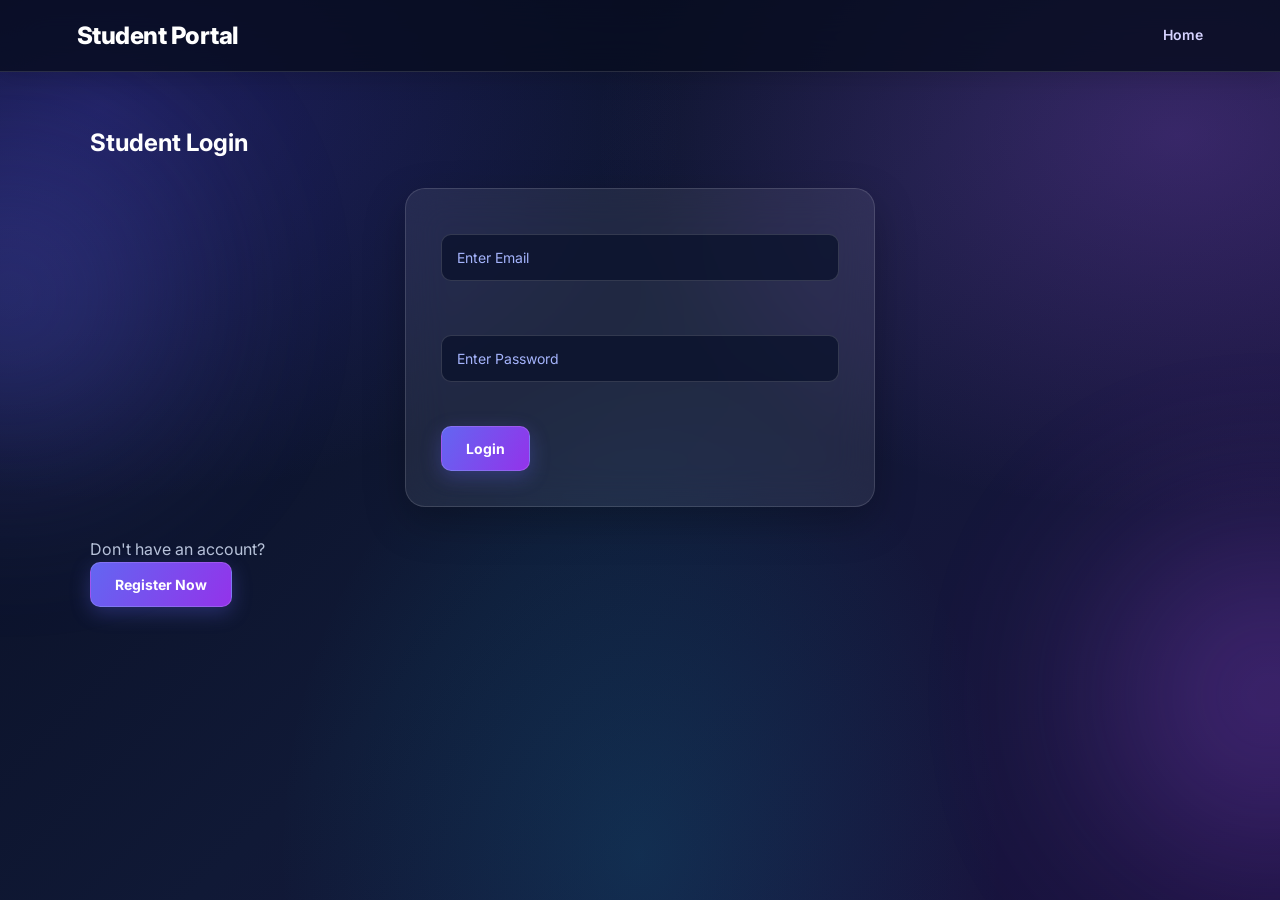
<file: 2project. htm/pages/profile.html>
<!DOCTYPE html>
<html lang="en">
<head>
    <meta charset="UTF-8">
    <meta name="viewport" content="width=device-width, initial-scale=1.0">
    <title>My Profile</title>
    <link rel="stylesheet" href="../style.css">

    <style>
        body {
            background: #0b1020;
            color: #ffffff;
            font-family: Arial, sans-serif;
            margin: 0;
        }

        header {
            background: #18233f;
            padding: 25px;
            text-align: center;
            border-bottom: 2px solid #8b5cf6;
        }

        h1, h2, h3 {
            color: #ffffff !important;
        }

        p {
            color: #e2e8f0 !important;
        }

        .profile-container {
            max-width: 750px;
            margin: 45px auto;
            padding: 20px;
        }

        .profile-card {
            background: #1b2745;
            border: 1px solid #6473a0;
            border-radius: 20px;
            padding: 35px;
            box-shadow: 0 10px 30px rgba(0,0,0,0.3);
        }

        .profile-icon {
            width: 95px;
            height: 95px;
            border-radius: 50%;
            background: #8b5cf6;
            color: white;
            display: flex;
            align-items: center;
            justify-content: center;
            font-size: 38px;
            font-weight: bold;
            margin: 0 auto 20px;
        }

        .profile-card h2 {
            text-align: center;
            color: #c4b5fd !important;
            margin-bottom: 30px;
        }

        .detail {
            background: #263453;
            padding: 17px;
            margin: 15px 0;
            border-radius: 12px;
            border: 1px solid #46547a;
        }

        .detail label {
            display: block;
            color: #c4b5fd;
            font-size: 14px;
            margin-bottom: 8px;
            font-weight: bold;
        }

        .detail span {
            color: #ffffff !important;
            font-size: 17px;
            font-weight: bold;
            overflow-wrap: anywhere;
        }

        .back-btn {
            display: block;
            width: fit-content;
            margin: 25px auto 0;
            padding: 13px 25px;
            background: #8b5cf6;
            color: white !important;
            text-decoration: none;
            border-radius: 10px;
            font-weight: bold;
        }

        .back-btn:hover {
            background: #6d28d9;
        }

        @media(max-width:600px) {
            .profile-container {
                margin: 20px auto;
            }

            .profile-card {
                padding: 22px;
            }
        }
    </style>
</head>

<body>

<header>
    <h1>My Profile</h1>
    <p>Internship Management System</p>
</header>

<main class="profile-container">

    <div class="profile-card">

        <div class="profile-icon" id="profileInitial">S</div>

        <h2 id="profileName">Student Profile</h2>

        <div class="detail">
            <label>Full Name</label>
            <span id="studentName">Loading...</span>
        </div>

        <div class="detail">
            <label>Roll Number</label>
            <span id="studentRoll">Loading...</span>
        </div>

        <div class="detail">
            <label>Email Address</label>
            <span id="studentEmail">Loading...</span>
        </div>

        <a href="student-dashboard.html" class="back-btn">
            Back to Dashboard
        </a>

    </div>

</main>

<script>
    const student = JSON.parse(
        localStorage.getItem("loggedInStudent")
    );

    if (!student) {
        window.location.replace("student.html");
    } else {

        document.getElementById("profileName").textContent =
            student.name || "Student";

        document.getElementById("studentName").textContent =
            student.name || "Not Available";

        document.getElementById("studentRoll").textContent =
            student.roll || "Not Available";

        document.getElementById("studentEmail").textContent =
            student.email || "Not Available";

        document.getElementById("profileInitial").textContent =
            (student.name || "S").charAt(0).toUpperCase();
    }
</script>

</body>
</html>
</file>
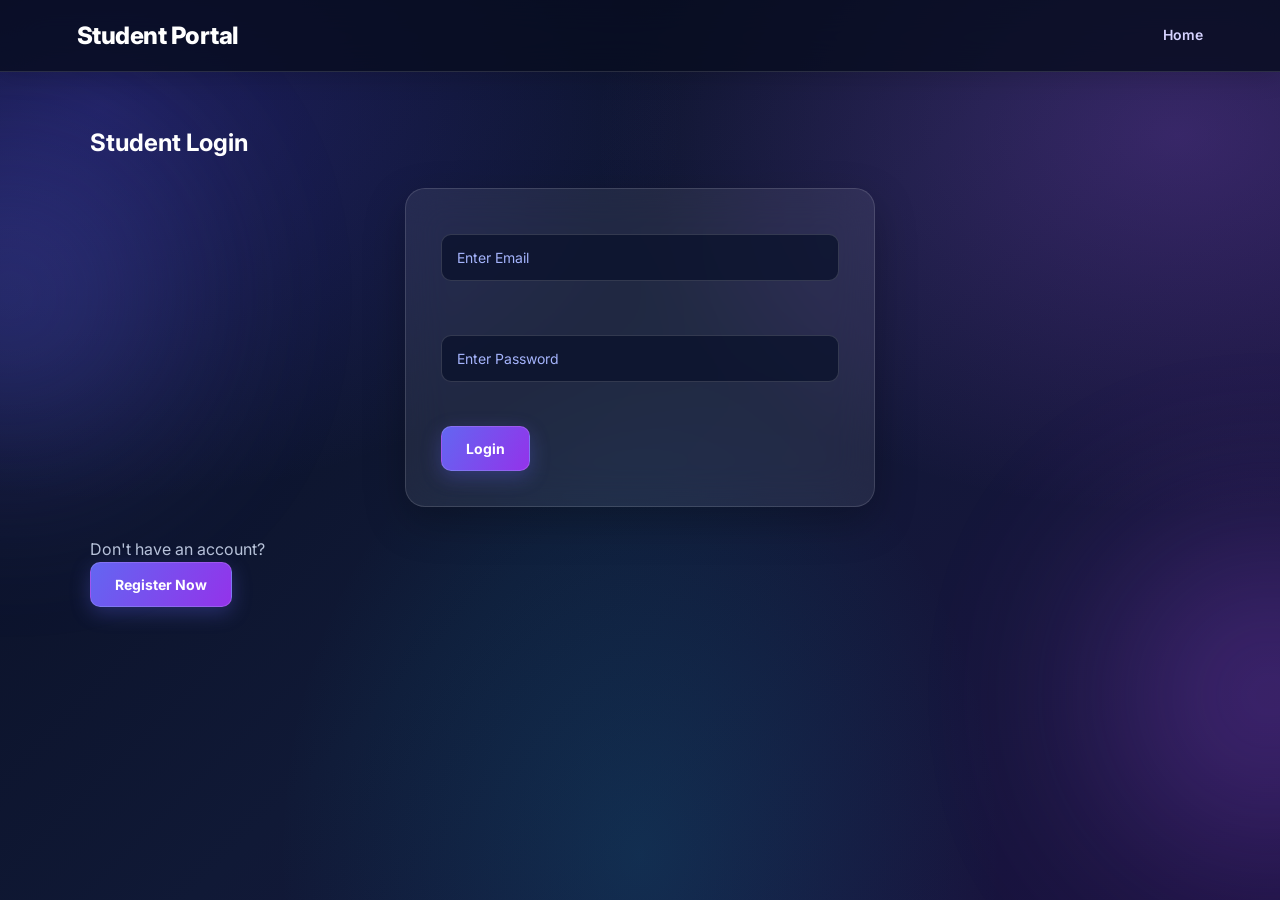
<file: 2project. htm/pages/student-dashboard.html>
<!DOCTYPE html>
<html lang="en">
<head>
    <meta charset="UTF-8">
    <meta name="viewport" content="width=device-width, initial-scale=1.0">
    <title>Student Dashboard</title>
    <link rel="stylesheet" href="../style.css">

    <style>
        body {
            min-height: 100vh;
            background: #0b1020;
            color: #ffffff;
            font-family: Arial, sans-serif;
        }

        .dashboard-header {
            padding: 25px;
            text-align: center;
            background: #151d35;
            border-bottom: 2px solid #8b5cf6;
        }

        .dashboard-header h1 {
            color: #ffffff !important;
            margin-bottom: 10px;
        }

        .welcome-box {
            max-width: 900px;
            margin: 45px auto 25px;
            padding: 35px;
            border-radius: 20px;
            background: linear-gradient(135deg, #222d50, #34205d);
            border: 1px solid #8b5cf6;
            text-align: center;
        }

        .welcome-box h2 {
            color: #ffffff !important;
            font-size: 30px;
        }

        #studentName {
            display: inline-block;
            margin-top: 15px;
            padding: 12px 25px;
            border-radius: 12px;
            background: #facc15 !important;
            color: #171126 !important;
            font-size: 30px;
            font-weight: 900;
            letter-spacing: 2px;
            text-shadow: none !important;
        }

        .dashboard-container {
            max-width: 1000px;
            margin: 30px auto;
            padding: 20px;
            display: grid;
            grid-template-columns: repeat(auto-fit, minmax(220px, 1fr));
            gap: 20px;
        }

        .dashboard-card {
            padding: 30px 20px;
            text-align: center;
            border-radius: 18px;
            background: #18233f;
            border: 1px solid #46547a;
            transition: 0.3s;
        }

        .dashboard-card:hover {
            transform: translateY(-6px);
            border-color: #a78bfa;
            background: #252f50;
        }

        .dashboard-card h3 {
            color: #c4b5fd !important;
            font-size: 21px;
            margin-bottom: 12px;
        }

        .dashboard-card p {
            color: #e2e8f0 !important;
            margin-bottom: 20px;
        }

        .dashboard-card a {
            display: inline-block;
            padding: 11px 20px;
            border-radius: 9px;
            background: #8b5cf6;
            color: white !important;
            text-decoration: none;
            font-weight: bold;
        }

        .dashboard-card a:hover {
            background: #6d28d9;
        }

        .logout {
            display: inline-block;
            margin: 20px;
            padding: 12px 25px;
            border-radius: 10px;
            background: #ef4444;
            color: white !important;
            text-decoration: none;
            font-weight: bold;
        }

        .logout:hover {
            background: #b91c1c;
        }

        footer {
            text-align: center;
            padding: 25px;
            color: #cbd5e1;
        }

        @media(max-width: 600px) {
            .welcome-box {
                margin: 25px 15px;
                padding: 25px 15px;
            }

            #studentName {
                font-size: 23px;
            }
        }
    </style>
</head>

<body>

    <header class="dashboard-header">
        <h1>Student Dashboard</h1>
        <p>Internship Management System</p>
    </header>

    <section class="welcome-box">
        <h2>Welcome Back!</h2>
        <p style="color:#e2e8f0;">Your student account</p>
        <div id="studentName">AKSH 39</div>
    </section>

    <section class="dashboard-container">

        <div class="dashboard-card">
            <h3>My Profile</h3>
            <p>View your personal student details.</p>
            <a href="profile.html">Open Profile</a>
        </div>

        <div class="dashboard-card">
            <h3>Available Internships</h3>
            <p>Explore and apply for internships.</p>
            <a href="internships.html">Explore Now</a>
        </div>

        <div class="dashboard-card">
            <h3>My Applications</h3>
            <p>Track all your internship applications.</p>
            <a href="applications.html">View Applications</a>
        </div>

        <div class="dashboard-card">
            <h3>Notifications</h3>
            <p>Check your latest application updates.</p>
            <a href="notifications.html">View Notifications</a>
        </div>

    </section>

    <center>
        <a href="#" class="logout" onclick="logoutStudent()">Logout</a>
    </center>

    <footer>
        <p>© 2026 Internship Management System</p>
    </footer>

    <script>
        const student = JSON.parse(
            localStorage.getItem("loggedInStudent")
        );

        if (!student) {
            window.location.replace("student.html");
        } else {
            document.getElementById("studentName").textContent =
                student.name || "Student";
        }

        function logoutStudent() {
            localStorage.removeItem("loggedInStudent");
            window.location.href = "student.html";
        }
    </script>

</body>
</html>
</file>
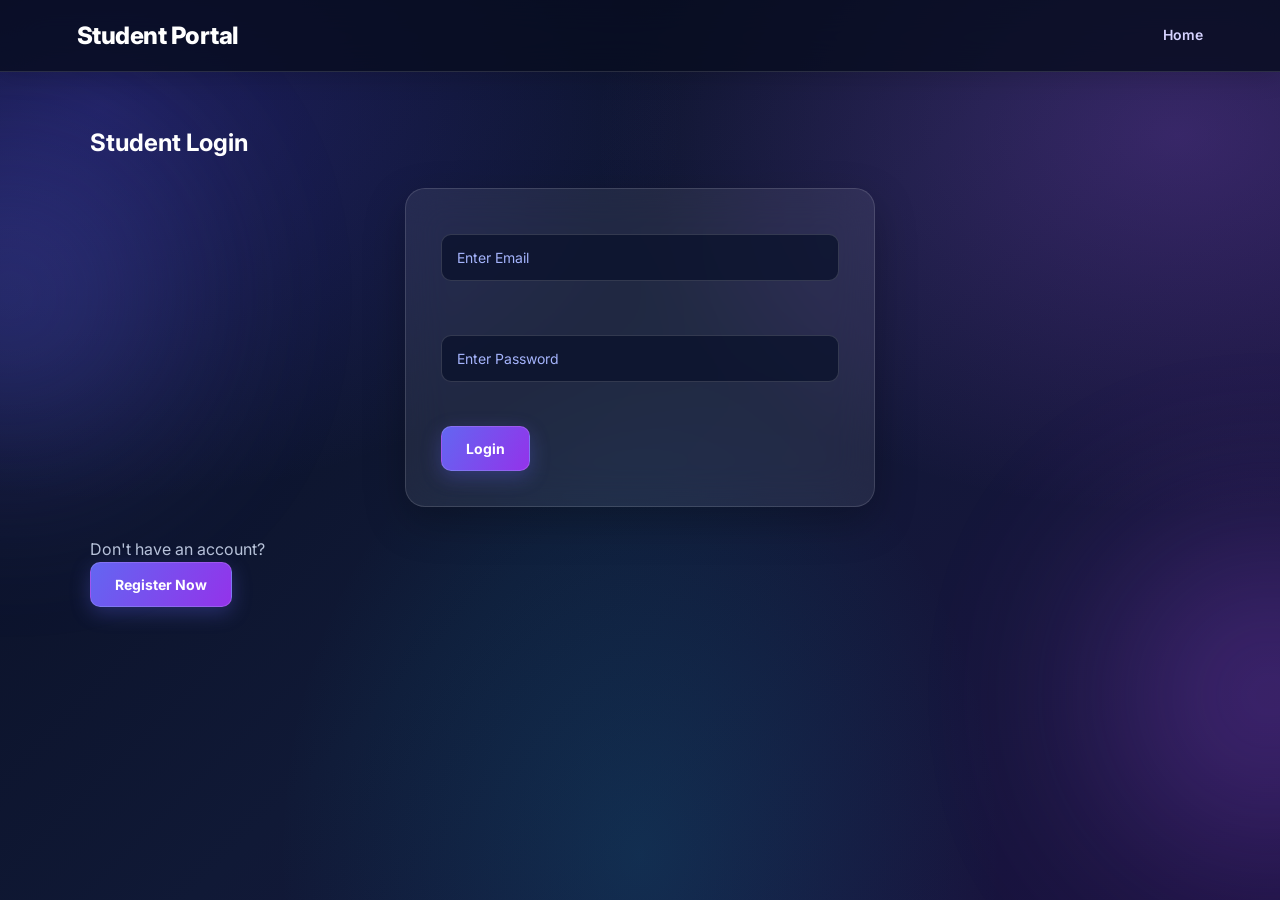
<file: 2project. htm/pages/student.html>
<!DOCTYPE html>
<html lang="en">
<head>
    <meta charset="UTF-8">
    <meta name="viewport" content="width=device-width, initial-scale=1.0">
    <title>Student Portal</title>
    <link rel="stylesheet" href="../style.css">
</head>

<body>

<header>
    <h2>Student Portal</h2>
    <a href="../1project.html">Home</a>
</header>

<section>

    <div id="loginBox">
        <h1>Student Login</h1>

        <form id="loginForm">

            <input type="email" id="email"
            placeholder="Enter Email" required>

            <br><br>

            <input type="password" id="password"
            placeholder="Enter Password" required>

            <br><br>

            <button type="submit">Login</button>

        </form>

        <p>Don't have an account?</p>

        <button type="button" onclick="openRegister()">
            Register Now
        </button>
    </div>


    <div id="registerBox" style="display:none;">

        <h1>Student Registration</h1>

        <form id="registerForm">

            <input type="text" id="name"
            placeholder="Full Name" required>

            <br><br>

            <input type="text" id="roll"
            placeholder="Roll Number" required>

            <br><br>

            <input type="email" id="regEmail"
            placeholder="Enter Email" required>

            <br><br>

            <input type="password" id="regPassword"
            placeholder="Create Password" required>

            <br><br>

            <button type="submit">Create Account</button>

        </form>

        <button type="button" onclick="openLogin()">
            Back to Login
        </button>

    </div>

</section>


<script src="../script.js"></script>

<script>

function openRegister() {
    document.getElementById("loginBox").style.display = "none";
    document.getElementById("registerBox").style.display = "block";
}

function openLogin() {
    document.getElementById("registerBox").style.display = "none";
    document.getElementById("loginBox").style.display = "block";
}

</script>

</body>
</html>
</file>
<file: 2project. htm/style.css>
/* =====================================================
   INTERNSHIP MANAGEMENT SYSTEM
   COMPLETE PREMIUM WEBSITE DESIGN
   Theme: Midnight Blue + Purple + Glassmorphism
===================================================== */

/* GOOGLE FONT */
@import url('https://fonts.googleapis.com/css2?family=Inter:wght@400;500;600;700;800;900&display=swap');

/* RESET */
* {
    margin: 0;
    padding: 0;
    box-sizing: border-box;
    font-family: 'Inter', 'Segoe UI', sans-serif;
}

html {
    scroll-behavior: smooth;
}

:root {
    --primary: #7967ff;
    --secondary: #a855f7;
    --accent: #22d3ee;
    --success: #34d399;
    --danger: #fb7185;
    --warning: #fbbf24;

    --background: #080d20;
    --surface: #111a35;
    --glass: rgba(255,255,255,0.075);
    --border: rgba(255,255,255,0.13);

    --white: #ffffff;
    --muted: #b8c3da;
}

/* BODY BACKGROUND */
body {
    min-height: 100vh;
    color: var(--white);
    background:
        radial-gradient(ellipse at 8% 12%, rgba(79,70,229,.30), transparent 35%),
        radial-gradient(ellipse at 92% 15%, rgba(168,85,247,.25), transparent 35%),
        radial-gradient(ellipse at 50% 95%, rgba(6,182,212,.15), transparent 40%),
        linear-gradient(135deg, #080d20, #101936 50%, #1b1240);

    background-attachment: fixed;
    overflow-x: hidden;
    line-height: 1.6;
}

/* DECORATIVE BACKGROUND */
body::before,
body::after {
    content: "";
    position: fixed;
    width: 320px;
    height: 320px;
    border-radius: 50%;
    filter: blur(100px);
    opacity: .3;
    pointer-events: none;
    z-index: -1;
}

body::before {
    background: #6366f1;
    top: 15%;
    left: -150px;
}

body::after {
    background: #a855f7;
    bottom: 5%;
    right: -150px;
}

/* HEADER */
header {
    position: relative;
    z-index: 20;
    display: flex;
    align-items: center;
    justify-content: space-between;
    flex-wrap: wrap;
    gap: 15px;

    padding: 20px 6%;

    background: rgba(8,13,32,.82);
    backdrop-filter: blur(20px);
    -webkit-backdrop-filter: blur(20px);

    border-bottom: 1px solid var(--border);
    box-shadow: 0 5px 25px rgba(0,0,0,.15);
}

header h1,
header h2 {
    color: white;
    font-weight: 800;
    letter-spacing: -.5px;
}

header a {
    color: #d6d3ff;
    text-decoration: none;
    font-size: 14px;
    font-weight: 600;
    margin-left: 15px;
    transition: .3s;
}

header a:hover {
    color: #a78bfa;
    text-shadow: 0 0 15px #a78bfa;
}

/* NAVIGATION */
nav {
    display: flex;
    justify-content: center;
    align-items: center;
    flex-wrap: wrap;
    gap: 15px;
}

nav a {
    color: #e0e7ff;
    padding: 9px 14px;
    text-decoration: none;
    border-radius: 8px;
    font-weight: 600;
    transition: .3s;
}

nav a:hover {
    background: rgba(129,140,248,.15);
    color: white;
}

/* HERO SECTION */
.hero {
    min-height: 500px;
    padding: 90px 8%;

    display: flex;
    flex-direction: column;
    justify-content: center;
    align-items: center;
    text-align: center;

    background:
        radial-gradient(circle at 20% 20%, rgba(99,102,241,.3), transparent 35%),
        radial-gradient(circle at 80% 80%, rgba(168,85,247,.3), transparent 35%);
}

.hero h1 {
    max-width: 900px;
    font-size: clamp(34px, 6vw, 64px);
    font-weight: 900;
    line-height: 1.15;
    margin-bottom: 22px;

    background: linear-gradient(
        90deg,
        #ffffff,
        #a5b4fc,
        #d8b4fe,
        #67e8f9
    );

    -webkit-background-clip: text;
    background-clip: text;
    color: transparent;
}

.hero p {
    max-width: 700px;
    color: #cbd5e1;
    font-size: 17px;
    margin-bottom: 28px;
}

/* ALL HEADINGS */
h1, h2, h3, h4 {
    color: white;
    line-height: 1.3;
}

.heading {
    text-align: center;
    padding: 45px 20px;
}

.heading h1 {
    font-size: clamp(30px, 5vw, 44px);
    font-weight: 800;
    background: linear-gradient(90deg, #fff, #c4b5fd);
    -webkit-background-clip: text;
    background-clip: text;
    color: transparent;
}

.heading p {
    color: var(--muted);
    margin-top: 10px;
}

/* SECTIONS */
section {
    padding: 55px 7%;
}

section p {
    color: var(--muted);
}

/* UNIVERSAL CARDS */
.feature-box,
.internship-card,
.application-card,
.notification-card {
    background: var(--glass) !important;
    backdrop-filter: blur(18px);
    -webkit-backdrop-filter: blur(18px);

    border: 1px solid var(--border) !important;
    border-radius: 18px !important;

    padding: 27px !important;

    box-shadow: 0 12px 35px rgba(0,0,0,.18) !important;

    color: white;
    transition: .35s ease;
}

.feature-box:hover,
.internship-card:hover,
.application-card:hover,
.notification-card:hover {
    transform: translateY(-7px);
    border-color: rgba(167,139,250,.6) !important;
    box-shadow: 0 18px 40px rgba(99,102,241,.2) !important;
}

.feature-box h2,
.feature-box h3,
.internship-card h2,
.application-card h2,
.notification-card h2,
.notification-card h3 {
    color: #c4b5fd !important;
    margin-bottom: 12px;
}

.feature-box p,
.internship-card p,
.application-card p,
.notification-card p {
    color: #d1d5e5 !important;
}

/* GRID */
.features,
.feature-container,
.internship-container {
    display: grid;
    grid-template-columns: repeat(auto-fit, minmax(250px, 1fr));
    gap: 25px;
    padding: 30px;
}

/* BUTTONS */
button,
.btn {
    display: inline-block;
    padding: 13px 24px;

    background: linear-gradient(120deg, #6366f1, #9333ea);
    color: white !important;

    border: 1px solid rgba(255,255,255,.15);
    border-radius: 10px;

    font-size: 14px;
    font-weight: 700;

    cursor: pointer;
    text-decoration: none;

    box-shadow: 0 6px 20px rgba(99,102,241,.3);
    transition: .3s ease;
}

button:hover,
.btn:hover {
    transform: translateY(-3px);
    background: linear-gradient(120deg, #818cf8, #c084fc);
    box-shadow: 0 10px 30px rgba(147,51,234,.4);
}

/* FORMS */
form {
    max-width: 470px;
    margin: 30px auto;
    padding: 35px;

    background: rgba(255,255,255,.075) !important;
    backdrop-filter: blur(20px);

    border: 1px solid var(--border) !important;
    border-radius: 20px !important;

    box-shadow: 0 15px 40px rgba(0,0,0,.25);
}

form h1,
form h2,
form h3 {
    text-align: center;
    color: white;
    margin-bottom: 22px;
}

/* INPUT FIELDS */
input,
select,
textarea {
    width: 100%;
    padding: 14px 15px;
    margin: 10px 0 18px;

    background: rgba(10,18,43,.75) !important;
    color: white !important;

    border: 1px solid rgba(255,255,255,.15) !important;
    border-radius: 10px !important;

    font-size: 14px;
    outline: none;
    transition: .3s;
}

input::placeholder,
textarea::placeholder {
    color: #a5b4fc;
}

input:focus,
select:focus,
textarea:focus {
    border-color: #a78bfa !important;
    box-shadow: 0 0 0 3px rgba(167,139,250,.15);
}

select option {
    background: #111a35;
    color: white;
}

/* TABLES */
table {
    width: 100%;
    border-collapse: collapse;

    background: rgba(255,255,255,.06) !important;
    color: white;

    border-radius: 13px;
    overflow: hidden;
    box-shadow: 0 8px 30px rgba(0,0,0,.15);
}

th {
    background: linear-gradient(120deg, #4338ca, #7e22ce) !important;
    color: white !important;
    padding: 16px;
}

td {
    color: #e2e8f0 !important;
    padding: 15px;
    text-align: center;
    border-bottom: 1px solid rgba(255,255,255,.1) !important;
}

tr:hover td {
    background: rgba(167,139,250,.12) !important;
}

/* STATUS LABELS */
.Pending {
    color: #fbbf24 !important;
}

.Approved {
    color: #4ade80 !important;
}

.Rejected {
    color: #fb7185 !important;
}

/* NOTIFICATION LEFT BORDER */
.notification-card {
    border-left: 5px solid #818cf8 !important;
}

/* DASHBOARD */
.sidebar {
    background: rgba(10,17,43,.9) !important;
    backdrop-filter: blur(18px);
    border-right: 1px solid var(--border);
}

.sidebar a {
    display: block;
    padding: 13px 18px;
    margin: 7px 0;

    color: #cbd5e1;
    text-decoration: none;
    border-radius: 9px;
    transition: .3s;
}

.sidebar a:hover {
    background: rgba(99,102,241,.2);
    color: white;
}

/* FOOTER */
footer {
    background: rgba(5,10,27,.95);
    color: white;
    text-align: center;
    padding: 30px 20px;
    margin-top: 55px;
    border-top: 1px solid var(--border);
}

footer p {
    color: #94a3b8;
}

/* LINKS */
a {
    transition: .3s ease;
}

/* IMAGES */
img {
    max-width: 100%;
    height: auto;
    border-radius: 12px;
}

/* SCROLLBAR */
::-webkit-scrollbar {
    width: 9px;
}

::-webkit-scrollbar-track {
    background: #080d20;
}

::-webkit-scrollbar-thumb {
    background: linear-gradient(#6366f1, #a855f7);
    border-radius: 10px;
}

/* SELECTION */
::selection {
    background: #7c3aed;
    color: white;
}

/* ANIMATIONS */
@keyframes float {
    0%, 100% {
        transform: translateY(0);
    }

    50% {
        transform: translateY(-8px);
    }
}

.hero h1 {
    animation: float 5s ease-in-out infinite;
}

/* RESPONSIVE DESIGN */
@media (max-width: 768px) {

    header {
        flex-direction: column;
        text-align: center;
    }

    header a {
        margin: 6px;
    }

    nav {
        gap: 8px;
    }

    .hero {
        min-height: 380px;
        padding: 60px 20px;
    }

    .hero h1 {
        font-size: 35px;
    }

    section {
        padding: 35px 5%;
    }

    form {
        margin: 20px 10px;
        padding: 25px;
    }

    .features,
    .feature-container,
    .internship-container {
        grid-template-columns: 1fr;
        padding: 15px;
    }

    table {
        font-size: 12px;
    }

    th, td {
        padding: 9px;
    }
}

/* REDUCE MOTION */
@media (prefers-reduced-motion: reduce) {
    *, *::before, *::after {
        animation: none !important;
        transition: none !important;
        scroll-behavior: auto !important;
    }
}
</file>
